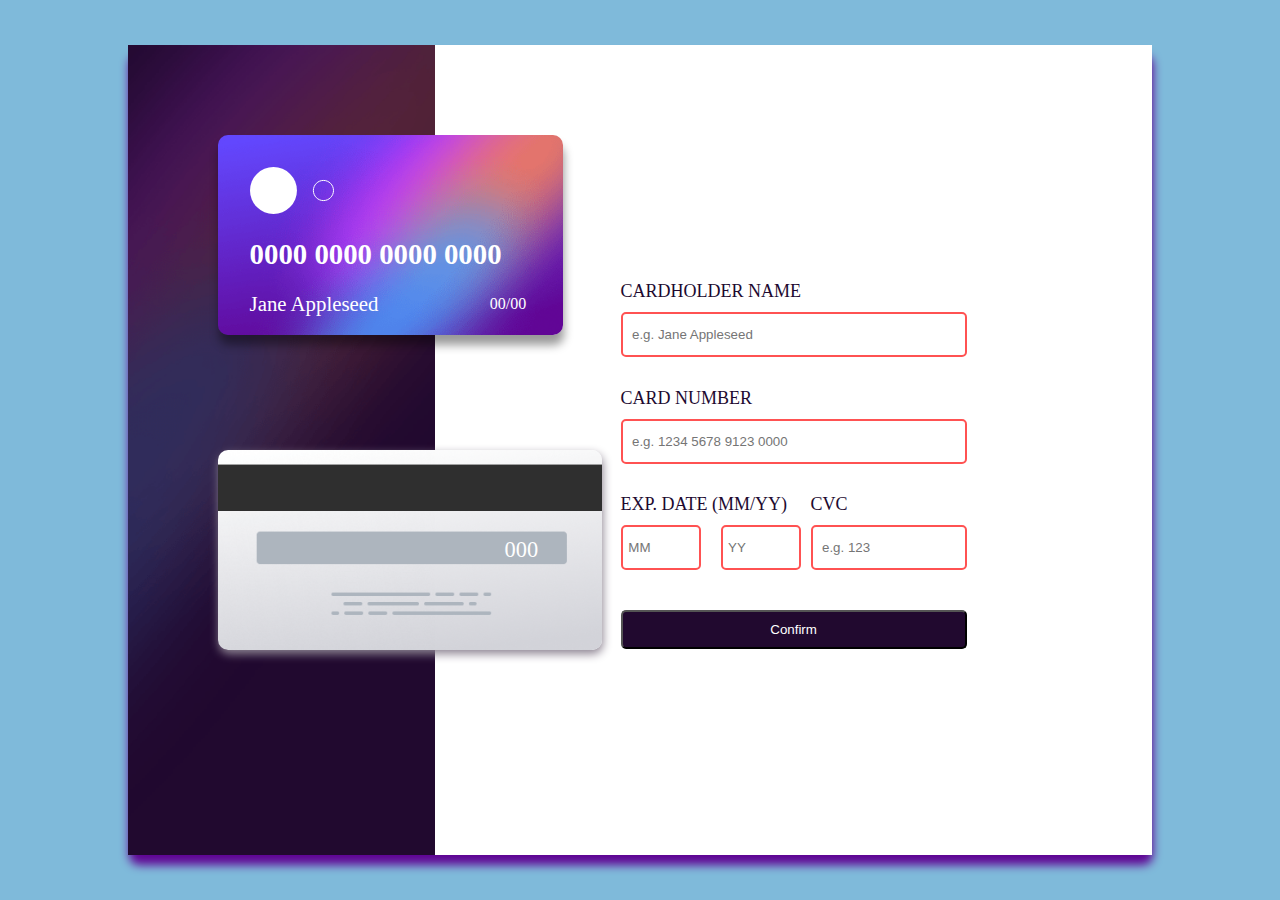
<file: index.html>
<!DOCTYPE html>
<html lang="en">
<head>
    <meta charset="UTF-8">
    <meta http-equiv="X-UA-Compatible" content="IE=edge">
    <meta name="viewport" content="width=device-width, initial-scale=1.0">
    <link rel="stylesheet" href="style.css">
    <title>CARD DETAILS</title>
</head>
<body>
    <main>
        <div class="section-1">
<div class="front">
    <img src="images/card-logo.svg" alt="">
     
    <h3 value= ""class="cNum">0000 0000 0000 0000</h3>
     <div class="nameX">
    <p class="name" value="">Jane Appleseed</p>
    <p class="expiry" >  00/00</p>
     </div>
</div>
<div class="back">
  <p class = "backt">  000 </p></div>
        </div>
        <div class="section-2">
<form action="">
 <h5> Cardholder Name</h5>
 <input  required type="text" value="" name= "name" class="input" id="name" placeholder="
  e.g. Jane Appleseed" >

 <h5> Card Number </h5>
 <input  title="Pls follow the required pattern for credit cards"  required type="text" class="input" value = ""id="cNum" placeholder="
  e.g. 1234 5678 9123 0000">

<div class="digits"> 
    <div class="content"><h5>     Exp. Date (MM/YY) </h5> <div class="sm"> 
        <input title="Pls follow the pattern requested for months" required type="number" class="inputsm" id="digq" placeholder= " MM" >
   
      <input required type="number" value="" class="inputsm" id="digs" placeholder= " YY" >
    </div>
    </div>
 <div class="contents">  <h5> CVC </h5>
 <input required type="text" value="" class="inputsl" id="cvv" placeholder="  e.g. 123">
</div>
</div>
<button id="btn">  Confirm </button>
</form>

  <!-- Completed state start -->
<div class="complete" style="display: none;">  
    <img src="images/icon-complete.svg" alt="check"> 
    <h3>  Thank you! </h3>
 <p>We've added your card details </p>
 <button id="btn-x"> Continue </button>
        </div>
    </main>
 
    <script src="script.js"></script>
</body>
</html>
</file>
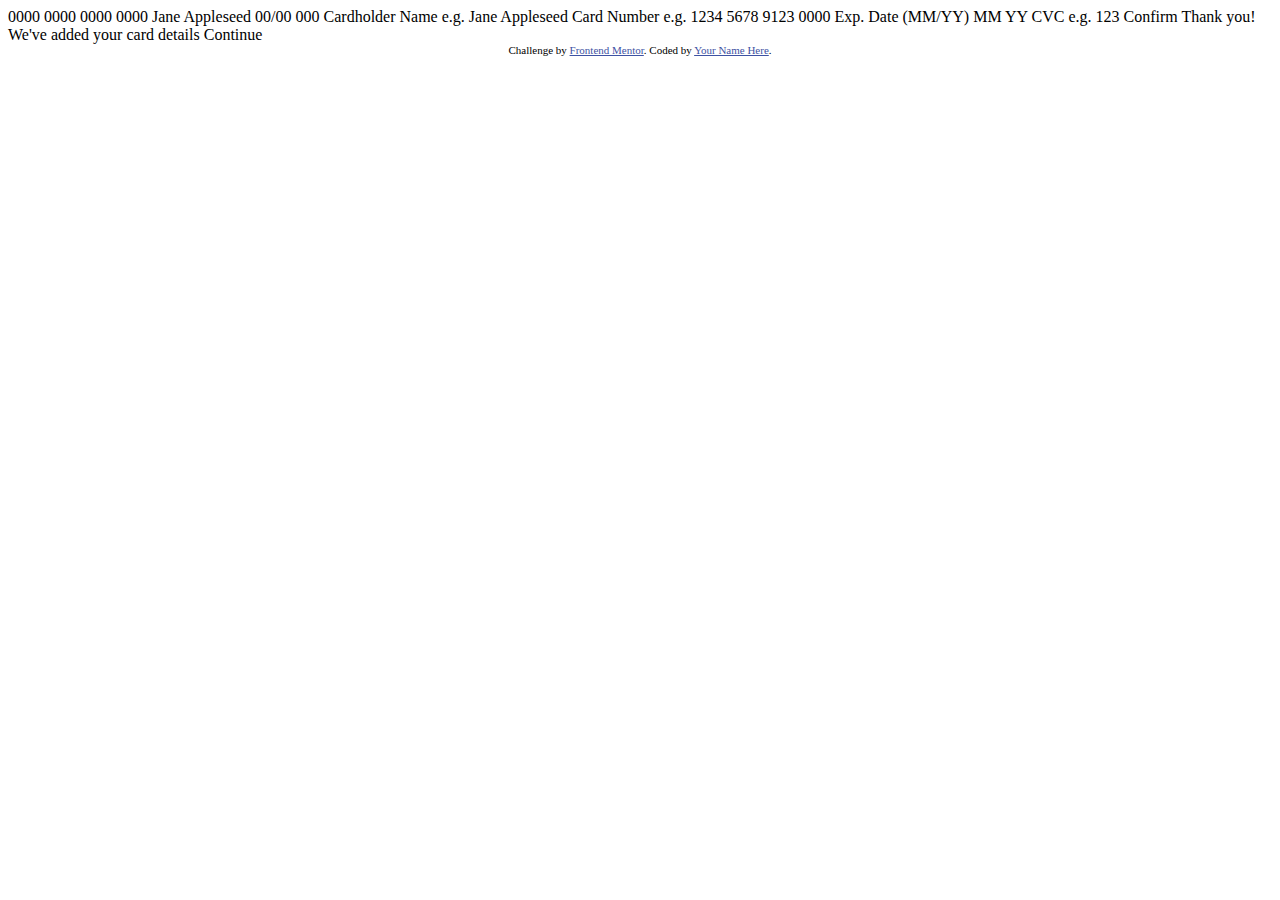
<file: interactive-card-details-form-main/index.html>
<!DOCTYPE html>
<html lang="en">
<head>
  <meta charset="UTF-8">
  <meta name="viewport" content="width=device-width, initial-scale=1.0"> <!-- displays site properly based on user's device -->

  <link rel="icon" type="image/png" sizes="32x32" href="./images/favicon-32x32.png">
  
  <title>Frontend Mentor | Interactive card details form</title>

  <!-- Feel free to remove these styles or customise in your own stylesheet 👍 -->
  <style>
    .attribution { font-size: 11px; text-align: center; }
    .attribution a { color: hsl(228, 45%, 44%); }
  </style>
</head>
<body>

  0000 0000 0000 0000
  Jane Appleseed
  00/00

  000

  Cardholder Name
  e.g. Jane Appleseed

  Card Number
  e.g. 1234 5678 9123 0000

  Exp. Date (MM/YY)
  MM
  YY

  CVC
  e.g. 123

  Confirm

  <!-- Completed state start -->

  Thank you!
  We've added your card details
  Continue
  
  <div class="attribution">
    Challenge by <a href="https://www.frontendmentor.io?ref=challenge" target="_blank">Frontend Mentor</a>. 
    Coded by <a href="#">Your Name Here</a>.
  </div>
</body>
</html>
</file>
<file: style.css>
*{
            box-sizing: border-box;
            /* max-width: 100%; */
            /* transition: all 0.3s linear 10s; */
         }
        body{
            background-color: rgb(127, 186, 218);
            height: 100vh;
            margin: 0;
            display: flex;
            justify-content: center;
            align-items: center;
            max-width: 100%;
            z-index: 1;
        }
             main{
            display: flex;
            /* flex-direction: row; */
            width: 80%;
            /* justify-content: center; */
            /* align-items: center; */
            background-color: bisque;
            height: 90%;
            border-radius: 10px;
            box-shadow: 1px 10px 10px hsla(278, 94%, 30%, 0.3);
            /* max-height: 100%; */
            z-index: 2;
        }
   .section-1{
    background: url('images/bg-main-desktop.png') no-repeat center center/cover;
    width: 30%;
z-index: 4;
   }

   .section-2{
    width: 70%;
    background-color:  hsl(0, 0%, 100%);
    padding: 2em;
    display: flex;
    justify-content: center;
    align-items: center;
    flex-direction: column;
    position: relative;
    z-index: 3;
   }
   .front{
    background: url(images/bg-card-front.png) center center;
    padding: 2em;
    position: absolute;
    background-size: cover;
    background-repeat: no-repeat;
    width: 25%;
    height: 200px;
    color: white;
    top: 15%;
    left: 14%;
    box-shadow: 1px 10px 10px rgba(0, 0, 0, 0.4);
    border-radius: 10px;
    /* position: relative; */
   }
 .cNum {
    margin-top: 20px;
    font-size: 1.8rem;
    font-weight: bolder;
    margin-bottom: 5px;
 } 
 .name{
    font-size: 1.2rem;

 }
input:invalid{
    border: solid 2px hsl(0, 100%, 66%);
}
input{
    border: solid 2px hsl(279, 6%, 55%);
}
input:valid{
    border: solid 2px hsl(278, 68%, 11%)
    ;
}
input:disabled{
    border: 2px solid hsl(279, 6%, 55%);
}
 .nameX{
    display:flex;
    flex-direction: row;
    justify-content: space-between;
    align-items: center;
 }
 .expiry{
    margin-right: 5px;
    font-size: 1rem;

 }
.back{
    background: url(images/bg-card-back.png) center center;
      padding: 2em;
    position: absolute;
    background-size: cover;
    background-repeat: no-repeat;
    width: 25%;
    height: 200px;
    color: white;
    top: 50%;
    border-radius: 10px;
    left: 20%;
    box-shadow: 1px 4px 10px rgba(142, 133, 147, 0.5);
    
}
.back  p{
   margin-top: 63px;
   margin-left: 255px ;
font-size: 1rem;
}
h5{
    color: hsl(278, 68%, 11%);
    font-size: 18px;
    font-weight: 300;
    margin-bottom: 10px;
     text-transform: uppercase;
}
.digits{
    display: flex;
    justify-content: space-evenly;
    width: 100%;
    padding: 0;
    flex-direction: row    ;
}
.inputsl{
    width:100% ;
    height: 5vh;
    border-radius: 5px;
    border: solid 2px grey ;
}
.input{
    width: 100%;
    height: 5vh;
    border-radius: 5px;
    border: solid 2px  grey;
}

.input:active, .input:focus, .inputsl:focus, .inputsl:active{
    outline: 0;
    border:solid 2px  hsl(278, 94%, 30%);
    /* border-width: 2px; */
}
.inputsm{
    width: 80px;
    height: 5vh;
    border-radius: 5px;
    border: solid 2px  grey;
    margin-left: 10px;
}

.inputsm:active, .inputsm:focus{
    outline: 0;
    border:solid 2px hsl(278, 94%, 30%);
    /* border-width: 2px; */
}
form{
    width: 50%;
    display: flex;
    flex-direction: column;
}
.content:nth-child(1){
    width: 100%;
}
.content{
    width:100% ;
    display: flex;
    flex-direction: column;
    margin-bottom: 0;
    /* padding:0 2em; */
    /* margin: 0 auto; */
}
.contents{
    width: 100%;
    padding: 0;
    margin-left: 0;
}
#btn{
    width: 100%;
    background-color: hsl(278, 68%, 11%);
    padding: 10px 50px;
    color: hsl(0, 0%, 100%);
    margin-top: 40px;
    border-radius: 5px;
}
.sm{
    display:flex;
    width: 50%;
    /* margin: 0px 0px 0px 10px; */
}
  .complete p{
            color: hsl(279, 6%, 55%);
            font-size: 20px;
            width: 100%;
            text-align: center;
        }
        .complete{
            width: 50%;
            /* display: flex; */
flex-direction: column;
        }
        .complete img{
            /* margin-left: 1rem; */
            width: 80%;
            height: 200px;
        }
        .complete #btn-x{
            width: 100%;
            font: 2.3rem;
            padding: 0.7rem 0rem;
               background-color: hsl(278, 68%, 11%);

    color: hsl(0, 0%, 100%);
    margin-top: 40px;
    border-radius: 10px; 
        }
        .complete h3{
            color: hsl(278, 68%, 11%);
            text-align: center;
            width: 100%;
        }
          
@media screen and (max-width:1440px) and (min-width:800px){
     main{
            display: flex;
            flex-direction: row;
            width: 80%;
            /* justify-content: center; */
            /* align-items: center; */
            background-color: bisque;
            height: 90%;
            border-radius: 10px;
            box-shadow: 1px 10px 10px hsl(278, 94%, 30%);
            /* max-height: 100%; */
        }
   .section-1{
    background: url(images/bg-main-desktop.png) no-repeat center center/cover;
    width: 30%;

   }

   .section-2{
    width: 70%;
    background-color:  hsl(0, 0%, 100%);
    padding: 2em;
    display: flex;
    justify-content: center;
    align-items: center;
    flex-direction: column;
   }
   .front{
    background: url(images/bg-card-front.png) center center;
    padding: 2em;
    position: absolute;
    background-size: cover;
    background-repeat: no-repeat;
    width:27%;
    height: 200px;
    color: white;
    top: 15%;
    left: 17%;
    box-shadow: 1px 10px 10px rgba(0, 0, 0, 0.4);
    border-radius: 10px;
    /* position: relative; */
   }
 .cNum {
    margin-top: 20px;
    font-size: 1.8rem;
    font-weight: bolder;
    margin-bottom: 0px;
 } 
 .name{
    font-size: 1.3rem;

 }

 .nameX{
    display:flex;
    flex-direction: row;
    justify-content: space-between;
    align-items: center;
 }
 .expiry{
    margin-right: 5px;
    font-size: 1rem;

 }
.back{
    background: url(images/bg-card-back.png) center center;
      padding: 2em;
    position: absolute;
    background-size: cover;
    background-repeat: no-repeat;
    width: 30%;
    height: 200px;
    color: white;
    top: 50%;
    border-radius: 10px;
    left: 17%;
    box-shadow: 1px 4px 10px hsl(279, 6%, 55%);
    
}
.back  p{
   margin-top: 55px;
   /* margin-left: 20rem ; */
   position: relative;
   /* background-color: red; */
   right: 0%;
   font-size: 1.4rem;

}
h5{
    color: hsl(278, 68%, 11%);
    font-size: 18px;
    font-weight: 300;
    margin-bottom: 10px;
    text-transform: uppercase;
}
.digits{
    display: flex;
    justify-content: space-evenly;
    width: 100%;
    padding: 0;
    flex-direction: row    ;
}
.inputsl{
    width:100% ;
    min-height: 5vh;
    border-radius: 5px;
    border: solid 2px grey ;
    min-width: 80px;
}
.input{
    width: 100%;
    min-height: 5vh;
    border-radius: 5px;
    border: solid 2px  grey;
}

.input:active, .input:focus, .inputsl:focus, .inputsl:active{
    outline: 0;
    border:solid 2px  hsl(278, 94%, 30%);
    /* border-width: 2px; */
}
.inputsm{
    min-width: 80px;
    min-height: 5vh;
    border-radius: 5px;
    border: solid 2px  grey;
    margin-right: 10px;
}
.inputsm:first-child{
    margin-left: 0;
}
.inputsm:active, .inputsm:focus{
    outline: 0;
    border:solid 2px hsl(278, 94%, 30%);
    /* border-width: 2px; */
}
form{
    width:53%;
    display: flex;
    flex-direction: column;
}
.content:nth-child(1){
    width: 100%;
}
.content{
    width:100% ;
    display: flex;
    flex-direction: column;
    margin-bottom: 0;
    /* padding:0 2em; */
    /* margin: 0 auto; */
}
.contents{
    width: 100%;
    padding: 0;
    margin-left: 0;
}
#btn{
    width: 100%;
    background-color: hsl(278, 68%, 11%);
    padding: 10px 50px;
    color: hsl(0, 0%, 100%);
    margin-top: 40px;
    border-radius: 5px;
}
.sm{
    display:flex;
    width: 50%;
    /* margin: 0px 0px 0px 10px; */
}
  .complete p{
            color: hsl(279, 6%, 55%);
            font-size: 14px;
            width: 70%;
            text-align: center;
        }
        .complete{
            width: 50%;
            flex-direction: column;
        }
        .complete #btn-x{
            width: 100%;
        }
        .complete h3{
            color: hsl(278, 68%, 11%);
            text-align: center;
        }
          #btn-x{
           background-color: hsl(278, 68%, 11%);

    padding: 10px 50px;

    color: hsl(0, 0%, 100%);
    margin-top: 40px;
    border-radius: 5px; 
          }
    
}


@media screen  and (max-width:1117px) and (min-width: 1026px){
                    main{
            display: flex;
            flex-direction: row;
            width: 95%;
            margin: 0 auto;
            /* justify-content: center; */
            /* align-items: center; */
            background-color: bisque;
            /* height: 90%; */
            height: 50%;
            min-height: 600px;
            border-radius: 10px;
            box-shadow: 1px 10px 10px hsl(278, 94%, 30%);
            /* max-height: 100%; */
            /* display: none; */
        }
      
   .section-1{
    background: url(images/bg-main-desktop.png) no-repeat center center/cover;
    width: 40%;

   }
   .section-2{
    width: 60%;
    background-color:  hsl(0, 0%, 100%);
    padding: 2em;
    display: flex;
    justify-content: center;
    align-items: flex-end;
    flex-direction: column;
   }
   .front{
    background: url(images/bg-card-front.png);
    padding: 2em;
    position: absolute;
    background-size: cover;
    background-repeat: no-repeat;
    width: 30%;
    height: 190px;
    color: white;
    top: 10%;
    left: 15%;
    box-shadow: 1px 10px 10px rgba(0, 0, 0, 0.2);
    border-radius: 10px;
    /* position: relative; */
   }
   .front img{
    width: 70px;
    height: 40px;
    margin-top: -5px;
    margin-left: -5px;
   }
 .cNum {
    margin-top: 20px;
    font-size: 1.7rem;
    font-weight: bolder;
    margin-bottom: 10px;
    width: 100%;
 } 
 .name{
    font-size: 1.3rem;
margin-top: 10px;
 }

 .nameX{
    display:flex;
    flex-direction: row;
    justify-content: space-between;
    align-items: center;
    margin-top: -5px;
 }
 .expiry{
    margin-right: 5px;
font-size: 1.2rem;
 }
.back{
    background: url(images/bg-card-back.png) center center;
      padding: 2em;
    position: absolute;
    background-size: cover;
    background-repeat: no-repeat;
    width: 30%;
    height: 190px;
    color: white;
    top: 55%;
    border-radius: 10px;
    left: 17%;
    box-shadow: 1px 4px 10px hsl(279, 6%, 55%);
    
}
 
.back  p{
   margin-top: 40px;
   position: relative;
   top: 7%;
   right: 10%;
   /* background-color: red; */
   margin-right: 0rem;
   /* display: none; */
color: white;
}
h5{
    color: hsl(278, 68%, 11%);
    font-size: 14px;
    font-weight: 300;
    margin-bottom: 10px;
}
.digits{
    display: flex;
    justify-content: space-evenly;
    width: 100%;
    padding: 0;
    flex-direction: row    ;
}
.inputsl{
    width:100% ;
    height: 5vh;
    border-radius: 5px;
    border: solid 2px grey ;
}
.input{
    width: 100%;
    min-height: 5vh;
    border-radius: 5px;
    border: solid 2px  grey;
}

.input:active, .input:focus, .inputsl:focus, .inputsl:active{
    outline: 0;
    border:solid 2px  hsl(278, 94%, 30%);
    /* border-width: 2px; */
}
.inputsm{
    min-width: 80px;
    min-height: 3vh;
    border-radius: 5px;
    border: solid 2px  grey;
    margin-right: 10px;
}

.inputsm:first-child{
    margin-left: 0;
}
.inputsm:active, .inputsm:focus{
    outline: 0;
    border:solid 2px hsl(278, 94%, 30%);
    /* border-width: 2px; */
}
form{
    width: 70%;
    display: flex;
    flex-direction: column;
}
.content:nth-child(1){
    width: 100%;
}
button{
    cursor: pointer;
}
.content{
    width:100% ;
    display: flex;
    flex-direction: column;
    margin-bottom: 0;
    /* padding:0 2em; */
    /* margin: 0 auto; */
}
.contents{
    width: 100%;
    padding: 0;
    margin-left: 0;
}
#btn{
    width: 100%;
    background-color: hsl(278, 68%, 11%);
    padding: 10px 50px;
    color: hsl(0, 0%, 100%);
    margin-top: 40px;
    border-radius: 5px;
}
.sm{
    display:flex;
    width: 50%;
    /* margin: 0px 0px 0px 10px; */
}
  .complete p{
            color: hsl(279, 6%, 55%);
            font-size: 14px;
            width: 70%;
            text-align: center;
        }
        .complete{
            width: 50%;
        }
        .complete #btn-x{
            width: 100%;
        }
        .complete h3{
            color: hsl(278, 68%, 11%);
            text-align: center;
        }
          #btn-x{
           background-color: hsl(278, 68%, 11%);

    padding: 10px 50px;

    color: hsl(0, 0%, 100%);
    margin-top: 40px;
    border-radius: 5px; 
          }
        }
        

@media screen  and (max-width:1024px) and (min-width: 802px){
                    main{
            display: flex;
            flex-direction: row;
            width: 95%;
            margin: 0 auto;
            /* justify-content: center; */
            /* align-items: center; */
            background-color: bisque;
            /* height: 90%; */
            height: 50%;
            min-height: 600px;
            border-radius: 10px;
            box-shadow: 1px 10px 10px hsl(278, 94%, 30%);
            /* max-height: 100%; */
            /* display: none; */
        }
      
   .section-1{
    background: url(images/bg-main-desktop.png) no-repeat center center/cover;
    width: 40%;

   }
   .section-2{
    width: 60%;
    background-color:  hsl(0, 0%, 100%);
    padding: 2em;
    display: flex;
    justify-content: center;
    align-items: flex-end;
    flex-direction: column;
   }
   .front{
    background: url(images/bg-card-front.png);
    padding: 2em;
    position: absolute;
    background-size: cover;
    background-repeat: no-repeat;
    width: 36%;
    height: 180px;
    color: white;
    top: 30%;
    left: 20%;
    box-shadow: 1px 10px 10px rgba(0, 0, 0, 0.5);
    border-radius: 10px;
    /* position: relative; */
   }
   .front img{
    width: 70px;
    height: 40px;
    margin-top: -5px;
    margin-left: -5px;
   }
 .cNum {
    margin-top: 20px;
    font-size: 1.45rem;
    font-weight: bolder;
    margin-bottom: 10px;
    width: 100%;
 } 
 .name{
    font-size: 1.2rem;
margin-top: 10px;
 }

 .nameX{
    display:flex;
    flex-direction: row;
    justify-content: space-between;
    align-items: center;
    margin-top: -5px;
 }
 .expiry{
    margin-right: 5px;
font-size: 1.2rem;
 }
.back{
    background: url(images/bg-card-back.png) center center;
      padding: 2em;
    position: absolute;
    background-size: cover;
    background-repeat: no-repeat;
    width: 36%;
    height: 180px;
    color: white;
    top: 55%;
    border-radius: 10px;
    left: 20%;
    box-shadow: 1px 4px 10px hsl(279, 6%, 55%);
    
}
.back  p{
   margin-top: 45px;
   position: static;
   right: 50%;
   max-width: 100%;
     margin-left: 13.5rem;
   margin-right:0rem;
color: white;
}

h5{
    color: hsl(278, 68%, 11%);
    font-size: 14px;
    font-weight: 300;
    margin-bottom: 10px;
}
.digits{
    display: flex;
    justify-content: space-evenly;
    width: 100%;
    padding: 0;
    flex-direction: row    ;
}
.inputsl{
    width:100% ;
    height: 5vh;
    border-radius: 5px;
    border: solid 2px grey ;
}
.input{
    width: 100%;
    min-height: 5vh;
    border-radius: 5px;
    border: solid 2px  grey;
}

.input:active, .input:focus, .inputsl:focus, .inputsl:active{
    outline: 0;
    border:solid 2px  hsl(278, 94%, 30%);
    /* border-width: 2px; */
}
.inputsm{
    min-width: 80px;
    min-height: 3vh;
    border-radius: 5px;
    border: solid 2px  grey;
    margin-right: 10px;
}

.inputsm:first-child{
    margin-left: 0;
}
.inputsm:active, .inputsm:focus{
    outline: 0;
    border:solid 2px hsl(278, 94%, 30%);
    /* border-width: 2px; */
}
form{
    width: 70%;
    display: flex;
    flex-direction: column;
}
.content:nth-child(1){
    width: 100%;
}
button{
    cursor: pointer;
}
.content{
    width:100% ;
    display: flex;
    flex-direction: column;
    margin-bottom: 0;
    /* padding:0 2em; */
    /* margin: 0 auto; */
}
.contents{
    width: 100%;
    padding: 0;
    margin-left: 0;
}
#btn{
    width: 100%;
    background-color: hsl(278, 68%, 11%);
    padding: 10px 50px;
    color: hsl(0, 0%, 100%);
    margin-top: 40px;
    border-radius: 5px;
}
.sm{
    display:flex;
    width: 50%;
    /* margin: 0px 0px 0px 10px; */
}
  .complete p{
            color: hsl(279, 6%, 55%);
            font-size: 14px;
            width: 70%;
            text-align: center;
        }
        .complete{
            width: 50%;
        }
        .complete #btn-x{
            width: 100%;
        }
        .complete h3{
            color: hsl(278, 68%, 11%);
            text-align: center;
        }
          #btn-x{
           background-color: hsl(278, 68%, 11%);

    padding: 10px 50px;

    color: hsl(0, 0%, 100%);
    margin-top: 40px;
    border-radius: 5px; 
          }
        }


@media screen  and (max-width:801px) and (min-width: 602px){
                    main{
            display: flex;
            flex-direction: row;
            width: 95%;
            margin: 0 auto;
            /* justify-content: center; */
            /* align-items: center; */
            background-color: bisque;
            /* height: 90%; */
            height: 50%;
            min-height: 600px;
            border-radius: 10px;
            box-shadow: 1px 10px 10px hsl(278, 94%, 30%);
            /* max-height: 100%; */
            /* display: none; */
        }
      
   .section-1{
    background: url(images/bg-main-desktop.png) no-repeat center center/cover;
    width: 40%;

   }
   .section-2{
    width: 60%;
    background-color:  hsl(0, 0%, 100%);
    padding: 2em;
    display: flex;
    justify-content: center;
    align-items: flex-end;
    flex-direction: column;
   }
   .front{
    background: url(images/bg-card-front.png);
    padding: 2em;
    position: absolute;
    background-size: cover;
    background-repeat: no-repeat;
    width: 36%;
    height: 170px;
    color: white;
    top: 30%;
    left: 20%;
    box-shadow: 1px 10px 10px rgba(0, 0, 0, 0.5);
    border-radius: 10px;
    /* position: relative; */
   }
   .front img{
    width: 70px;
    height: 40px;
    margin-top: -5px;
    margin-left: -5px;
   }
 .cNum {
    margin-top: 20px;
    font-size: 1.45rem;
    font-weight: bolder;
    margin-bottom: 10px;
    width: 100%;
 } 
 .name{
    font-size: 1.2rem;
margin-top: 10px;
 }

 .nameX{
    display:flex;
    flex-direction: row;
    justify-content: space-between;
    align-items: center;
    margin-top: -5px;
 }
 .expiry{
    margin-right: 5px;
font-size: 1.2rem;
 }
.back{
    background: url(images/bg-card-back.png) center center;
      padding: 2em;
    position: absolute;
    background-size: cover;
    background-repeat: no-repeat;
    width: 36%;
    height: 170px;
    color: white;
    top: 55%;
    border-radius: 10px;
    left: 20%;
    box-shadow: 1px 4px 10px hsl(279, 6%, 55%);
    
}
.back  p{
   margin-top: 43px;
   position: relative;
   right: 53%;
   /* background-color: red; */
   margin-right: 0rem;
   /* display: none; */
/* color: pink; */
}
h5{
    color: hsl(278, 68%, 11%);
    font-size: 14px;
    font-weight: 300;
    margin-bottom: 10px;
}
.digits{
    display: flex;
    justify-content: space-evenly;
    width: 100%;
    padding: 0;
    flex-direction: row    ;
}
.inputsl{
    width:100% ;
    height: 5vh;
    border-radius: 5px;
    border: solid 2px grey ;
}
.input{
    width: 100%;
    min-height: 5vh;
    border-radius: 5px;
    border: solid 2px  grey;
}

.input:active, .input:focus, .inputsl:focus, .inputsl:active{
    outline: 0;
    border:solid 2px  hsl(278, 94%, 30%);
    /* border-width: 2px; */
}
.inputsm{
    min-width: 80px;
    min-height: 3vh;
    border-radius: 5px;
    border: solid 2px  grey;
    margin-right: 10px;
}

.inputsm:first-child{
    margin-left: 0;
}
.inputsm:active, .inputsm:focus{
    outline: 0;
    border:solid 2px hsl(278, 94%, 30%);
    /* border-width: 2px; */
}
form{
    width: 70%;
    display: flex;
    flex-direction: column;
}
.content:nth-child(1){
    width: 100%;
}
button{
    cursor: pointer;
}
.content{
    width:100% ;
    display: flex;
    flex-direction: column;
    margin-bottom: 0;
    /* padding:0 2em; */
    /* margin: 0 auto; */
}
.contents{
    width: 100%;
    padding: 0;
    margin-left: 0;
}
#btn{
    width: 100%;
    background-color: hsl(278, 68%, 11%);
    padding: 10px 50px;
    color: hsl(0, 0%, 100%);
    margin-top: 40px;
    border-radius: 5px;
}
.sm{
    display:flex;
    width: 50%;
    /* margin: 0px 0px 0px 10px; */
}
  .complete p{
            color: hsl(279, 6%, 55%);
            font-size: 14px;
            width: 70%;
            text-align: center;
        }
        .complete{
            width: 50%;
        }
        .complete #btn-x{
            width: 100%;
        }
        .complete h3{
            color: hsl(278, 68%, 11%);
            text-align: center;
        }
          #btn-x{
           background-color: hsl(278, 68%, 11%);

    padding: 10px 50px;

    color: hsl(0, 0%, 100%);
    margin-top: 40px;
    border-radius: 5px; 
          }
        }

@media screen  and (max-width: 770px) and (min-width: 601px) {
    
.back  p{
   margin-top: 43px;
   position: relative;
   right: 30%;
   /* background-color: red; */
   margin-right: 0rem;
   /* display: none; */
/* color: pink; */
}
}



 @media screen  and (max-width: 600px) and (min-width: 396px){
                    main{
            display: flex;
            flex-direction:column;
            width: 100%;
            /* justify-content: center; */
            /* align-items: center; */
            background-color: bisque;
            height: 100%;
            min-height: 100vh;
            border-radius: 10px;
            box-shadow: 1px 10px 10px hsl(278, 94%, 30%);
            /* max-height: 100%; */
        }
   .section-1{
    background: url(images/bg-main-mobile.png) no-repeat center center/cover;
    width: 100%;
    height: 40%;
    min-height: 40vh;
   }
   .section-2{
    width: 100%;
    background-color:  hsl(0, 0%, 100%);
    padding: 2em;
    display: flex;
    justify-content: center;
    align-items: center;
    flex-direction: column;
    height: 60%;
    min-height: 70vh;
   }
   .front{
    background: url(images/bg-card-front.png);
    /* padding: 2em; */
    position: absolute;
    background-size: cover;
    background-repeat: no-repeat;
    width: 85vw;
    height: 200px;
    color: white;
    top: 20%;
    left: 2%;
    z-index: 2;
    box-shadow: 1px 10px 10px rgba(0, 0, 0, 0.1);
    border-radius: 10px;
    /* position: relative; */
   }
   .front img{
    width: 70px;
    height: 40px;
    margin-top: -10px;
    margin-left: -10px;
   }
 .cNum {
    margin-top: 25px;
    font-size: 1.8rem;
    font-weight: bolder;
    margin-bottom: 7px;
    width: 100%;
 } 
 .name{
    font-size: 1.4rem;
margin-top: 15px;
 }

 .nameX{
    display:flex;
    flex-direction: row;
    justify-content: space-between;
    align-items: center;
    margin-top: -5px;
    width: 100%;
 }
 .expiry{
    margin-right: 8px;
font-size: 1.4rem;
 }
.back{
    background: url(images/bg-card-back.png) center center;
      padding: 2em;
    position: absolute;
    background-size: cover;
    background-repeat: no-repeat;
    width: 85vw;
    height: 190px;
    color: white;
    top: 4.5%;
    z-index: 1;
    border-radius: 10px;
    left: 15%;
    box-shadow: 1px 4px 10px rgba(142, 133, 147, 0.5);
    
}
.back  p{
   margin-top: 55px;
   margin-right: 0rem;
   text-shadow:  rgb(112, 24, 39);
   font-size: 1.3rem;
      margin-left: 15rem ;
/* color: pink; */
}

h5{
    color: hsl(278, 68%, 11%);
    font-size: 20px;
    font-weight: 300;
    margin-bottom: 10px;
}
.digits{
    display: flex;
    justify-content: space-evenly;
    width: 100%;
    padding: 0;
    flex-direction: row ;
}
.inputsl{
    width:100% ;
    min-width: 80px;
    height: 5vh;
    border-radius: 5px;
    /* display: none; */
    border: solid 2px grey ;
}
.input{
    width: 100%;
    height: 6vh;
    border-radius: 5px;
    border: solid 2px  grey;
}
input::placeholder{
    font-size: 1rem;
}
.input:active, .input:focus, .inputsl:focus, .inputsl:active{
    outline: 0;
    border:solid 2px  hsl(278, 94%, 30%);
    /* border-width: 2px; */
}
.inputsm{
min-width: 80px;
    height: 5vh;
    border-radius: 5px;
    border: solid 2px  grey;
    margin-right: 10px;
        /* display: none; */
}
.inputsm:first-child{
    margin-left: 0;
}
.inputsm:active, .inputsm:focus{
    outline: 0;
    border:solid 2px hsl(278, 94%, 30%);
    /* border-width: 2px; */

}
form{
    width: 100%;
    display: flex;
    /* background-color: red; */
    margin-top: 0px;
    margin-left: 0px ;
    flex-direction: column;
}
.content:nth-child(1){
    width: 100%;
}
.content{
    width:100% ;
    display: flex;
    flex-direction: column;
    margin-bottom: 0;
    /* display: none; */
    /* padding:0 2em; */
    /* margin: 0 auto; */
}
.contents{
    width: 100%;
    padding: 0;
    margin-left: 0;
}
#btn{
    width: 100%;
    background-color: hsl(278, 68%, 11%);
    padding: 10px 50px;
    color: hsl(0, 0%, 100%);
    margin-top: 50px;
    border-radius: 10px;
    cursor: pointer;
}
.sm{
    display:flex;
    width: 50%;
    /* display: none; */
    /* margin: 0px 0px 0px 10px; */
}
  .complete p{
            color: hsl(279, 6%, 55%);
            font-size: 18px;
            width: 100%;
            /* width: 70%; */
            text-align: center;
            margin-bottom: 10px;
        }
        .complete{
            margin-top: 40px;
            width: 100%;
         /* position: relative; */
            flex-direction: column;
            justify-content: center;
            align-items: center;
        }
        .complete #btn-x{
            width: 70%;
        }
        .complete img{
            height: 150px;
            width: 150px;
            margin-left: 0px;
            margin-top: 10px;
            /* position: absolute; */
        }
        .complete h3{
            color: hsl(278, 68%, 11%);
            text-align: center;
            font-size: 25px;
            margin-bottom: 5px;
        }
          #btn-x{
           background-color: hsl(278, 68%, 11%);

    padding: 20px 50px;

    color: hsl(0, 0%, 100%);
    margin-top: 40px;
    border-radius: 5px; 
          }
        }



           @media screen  and (max-width: 395px) and (min-width: 365px){
                    main{
            display: flex;
            flex-direction:column;
            width: 100%;
            /* justify-content: center; */
            /* align-items: center; */
            background-color: bisque;
            height: 100%;
            min-height: 100vh;
            border-radius: 10px;
background-color:hsl(0, 0%, 100%);
            box-shadow: 1px 10px 10px hsl(278, 94%, 30%);
            /* max-height: 100%; */
        }
   .section-1{
    background: url(images/bg-main-mobile.png) no-repeat center center/cover;
    width: 100%;
    height: 40%;
    min-height: 40vh;
   }
   .section-2{
    width: 100%;
    background-color:  hsl(0, 0%, 100%);
    padding: 2em;
    display: flex;
    justify-content: center;
    align-items: center;
    flex-direction: column;
    height: 60%;
    min-height: 75vh;
   }
   .front{
    background: url(images/bg-card-front.png);
    /* padding: 2em; */
    position: absolute;
    background-size: cover;
    background-repeat: no-repeat;
    width: 90vw;
    height: 200px;
    color: white;
    top: 20%;
    left: 2%;
    z-index: 2;
    box-shadow: 1px 10px 10px rgba(0, 0, 0, 0.1);
    border-radius: 10px;
    /* position: relative; */
   }
   .front img{
    width: 70px;
    height: 40px;
    margin-top: -10px;
    margin-left: -10px;
   }
 .cNum {
    margin-top: 25px;
    font-size: 1.5rem;
    font-weight: bolder;
    margin-bottom: 7px;
    width: 100%;
 } 
 .name{
    font-size: 1.4rem;
margin-top: 15px;
 }

 .nameX{
    display:flex;
    flex-direction: row;
    justify-content: space-between;
    align-items: center;
    margin-top: -5px;
    width: 100%;
 }
 .expiry{
    margin-right: 8px;
font-size: 1.4rem;
 }
.back{
    background: url(images/bg-card-back.png) center center;
      padding: 2em;
    position: absolute;
    background-size: cover;
    background-repeat: no-repeat;
    width: 90vw;
    height: 190px;
    color: white;
    top: 2%;
    z-index: 1;
    border-radius: 10px;
    left: 10%;
    box-shadow: 1px 4px 10px rgba(142, 133, 147, 0.5);
    
}
.back  p{
   margin-top: 70px;
   margin-right: 0rem;
   text-shadow:  rgb(112, 24, 39);
   font-size: 1.3rem;
   position: absolute;
   top: 7%;
right: 14%;
/* color: pink; */
}
h5{
    color: hsl(278, 68%, 11%);
    font-size: 18px;
    font-weight: 300;
    margin-bottom: 10px;
}
.digits{
    display: flex;
    justify-content: space-evenly;
    width: 100%;
    padding: 0;
    flex-direction: row ;
}
.inputsl{
    width:100% ;
    min-width: 80px;
    min-height: 5vh;
    border-radius: 5px;
    /* display: none; */
    border: solid 2px grey ;
}
.input{
    width: 100%;
    min-height: 6vh;
    border-radius: 5px;
    border: solid 2px  grey;
}
input::placeholder{
    font-size: 1rem;
}
.input:active, .input:focus, .inputsl:focus, .inputsl:active{
    outline: 0;
    border:solid 2px  hsl(278, 94%, 30%);
    /* border-width: 2px; */
}
.inputsm{
min-width: 80px;
    min-height: 5vh;
    border-radius: 5px;
    border: solid 2px  grey;
    margin-right: 10px;
        /* display: none; */
}
.inputsm:first-child{
    margin-left: 0;
}
.inputsm:active, .inputsm:focus{
    outline: 0;
    border:solid 2px hsl(278, 94%, 30%);
    /* border-width: 2px; */

}
form{
    width: 100%;
    display: flex;
    /* background-color: red; */
    margin-top: 30px;
    margin-left: 0px ;
    flex-direction: column;
}
.content:nth-child(1){
    width: 100%;
}
.content{
    width:100% ;
    display: flex;
    flex-direction: column;
    margin-bottom: 0;
    /* display: none; */
    /* padding:0 2em; */
    /* margin: 0 auto; */
}
.contents{
    width: 100%;
    padding: 0;
    margin-left: 0;
}
#btn{
    width: 100%;
    background-color: hsl(278, 68%, 11%);
    padding: 10px 50px;
    color: hsl(0, 0%, 100%);
    margin-top: 50px;
    border-radius: 10px;
    cursor: pointer;
}
.sm{
    display:flex;
    width: 50%;
    /* display: none; */
    /* margin: 0px 0px 0px 10px; */
}
  .complete p{
            color: hsl(279, 6%, 55%);
            font-size: 18px;
            width: 100%;
            /* width: 70%; */
            text-align: center;
            margin-bottom: 10px;
        }
        .complete{
            margin-top: 40px;
            width: 100%;
         /* position: relative; */
            flex-direction: column;
            justify-content: center;
            align-items: center;
        }
        .complete #btn-x{
            width: 70%;
        }
        .complete img{
            height: 150px;
            width: 150px;
            margin-left: 0px;
            margin-top: 10px;
            /* position: absolute; */
        }
        .complete h3{
            color: hsl(278, 68%, 11%);
            text-align: center;
            font-size: 25px;
            margin-bottom: 5px;
        }
          #btn-x{
           background-color: hsl(278, 68%, 11%);

    padding: 20px 50px;

    color: hsl(0, 0%, 100%);
    margin-top: 40px;
    border-radius: 5px; 
          }
        }







         @media screen  and (max-width: 364px) and (min-width: 323px){
                    main{
            display: flex;
            flex-direction:column;
            width: 100%;
            /* justify-content: center; */
            /* align-items: center; */
            background-color: bisque;
            height: 100%;
            min-height: 100vh;
            border-radius: 10px;
background-color:hsl(0, 0%, 100%);
            box-shadow: 1px 10px 10px hsl(278, 94%, 30%);
            /* max-height: 100%; */
        }
   .section-1{
    background: url(images/bg-main-mobile.png) no-repeat center center/cover;
    width: 100%;
    height: 40%;
    min-height: 40vh;
   }
   .section-2{
    width: 100%;
    background-color:  hsl(0, 0%, 100%);
    padding: 2em;
    display: flex;
    justify-content: center;
    align-items: center;
    flex-direction: column;
    height: 60%;
    min-height: 75vh;
   }
   .front{
    background: url(images/bg-card-front.png);
    /* padding: 2em; */
    position: absolute;
    background-size: cover;
    background-repeat: no-repeat;
    width: 90vw;
    height: 200px;
    color: white;
    top: 20%;
    left: 2%;
    z-index: 2;
    box-shadow: 1px 10px 10px rgba(0, 0, 0, 0.1);
    border-radius: 10px;
    /* position: relative; */
   }
   .front img{
    width: 70px;
    height: 40px;
    margin-top: -10px;
    margin-left: -10px;
   }
 .cNum {
    margin-top: 25px;
    font-size: 1.4rem;
    font-weight: bolder;
    margin-bottom: 7px;
    width: 100%;
 } 
 .name{
    font-size: 1.4rem;
margin-top: 15px;
 }

 .nameX{
    display:flex;
    flex-direction: row;
    justify-content: space-between;
    align-items: center;
    margin-top: -5px;
    width: 100%;
 }
 .expiry{
    margin-right: 8px;
font-size: 1.4rem;
 }
.back{
    background: url(images/bg-card-back.png) center center;
      padding: 2em;
    position: absolute;
    background-size: cover;
    background-repeat: no-repeat;
    width: 90vw;
    height: 190px;
    color: white;
    top: 2%;
    z-index: 1;
    border-radius: 10px;
    left: 10%;
    box-shadow: 1px 4px 10px rgba(142, 133, 147, 0.5);
    
}
.back  p{
   margin-top: 60px;
   margin-right: 0rem;
   text-shadow:  rgb(112, 24, 39);
   font-size: 1.3rem;
    position: absolute;
   top:  13%;
right: 10%;
/* color: pink; */
}


h5{
    color: hsl(278, 68%, 11%);
    font-size: 18px;
    font-weight: 300;
    margin-bottom: 10px;
}
.digits{
    display: flex;
    justify-content: space-evenly;
    width: 100%;
    padding: 0;
    flex-direction: row ;
}
.inputsl{
    width:100% ;
    min-width: 80px;
    min-height: 5vh;
    border-radius: 5px;
    /* display: none; */
    border: solid 2px grey ;
}
.input{
    width: 100%;
    min-height: 6vh;
    border-radius: 5px;
    border: solid 2px  grey;
}
input::placeholder{
    font-size: 1rem;
}
.input:active, .input:focus, .inputsl:focus, .inputsl:active{
    outline: 0;
    border:solid 2px  hsl(278, 94%, 30%);
    /* border-width: 2px; */
}
.inputsm{
min-width: 80px;
    min-height: 5vh;
    border-radius: 5px;
    border: solid 2px  grey;
    margin-right: 10px;
        /* display: none; */
}
.inputsm:first-child{
    margin-left: 0;
}
.inputsm:active, .inputsm:focus{
    outline: 0;
    border:solid 2px hsl(278, 94%, 30%);
    /* border-width: 2px; */

}
form{
    width: 100%;
    display: flex;
    /* background-color: red; */
    margin-top: 30px;
    margin-left: 0px ;
    flex-direction: column;
}
.content:nth-child(1){
    width: 100%;
}
.content{
    width:100% ;
    display: flex;
    flex-direction: column;
    margin-bottom: 0;
    /* display: none; */
    /* padding:0 2em; */
    /* margin: 0 auto; */
}
.contents{
    width: 100%;
    padding: 0;
    margin-left: 0;
}
#btn{
    width: 100%;
    background-color: hsl(278, 68%, 11%);
    padding: 10px 50px;
    color: hsl(0, 0%, 100%);
    margin-top: 50px;
    border-radius: 10px;
    cursor: pointer;
}
.sm{
    display:flex;
    width: 50%;
    /* display: none; */
    /* margin: 0px 0px 0px 10px; */
}
  .complete p{
            color: hsl(279, 6%, 55%);
            font-size: 18px;
            width: 100%;
            /* width: 70%; */
            text-align: center;
            margin-bottom: 10px;
        }
        .complete{
            margin-top: 40px;
            width: 100%;
         /* position: relative; */
            flex-direction: column;
            justify-content: center;
            align-items: center;
        }
        .complete #btn-x{
            width: 70%;
        }
        .complete img{
            height: 150px;
            width: 150px;
            margin-left: 0px;
            margin-top: 10px;
            /* position: absolute; */
        }
        .complete h3{
            color: hsl(278, 68%, 11%);
            text-align: center;
            font-size: 25px;
            margin-bottom: 5px;
        }
          #btn-x{
           background-color: hsl(278, 68%, 11%);

    padding: 20px 50px;

    color: hsl(0, 0%, 100%);
    margin-top: 40px;
    border-radius: 5px; 
          }
        }




   
            @media screen  and (max-width: 322px) and (min-width: 190px){
                    main{
            display: flex;
            flex-direction:column;
            width: 100%;
            /* justify-content: center; */
            /* align-items: center; */
            background-color: bisque;
            height: 100%;
            min-height: 100vh;
            border-radius: 10px;
            box-shadow: 1px 10px 10px hsl(278, 94%, 30%);
            /* max-height: 100%; */
        }
   .section-1{
    background: url(images/bg-main-mobile.png) no-repeat center center/cover;
    width: 100%;
    height: 40%;
    min-height: 40vh;
   }
   .section-2{
    width: 100%;
    background-color:  hsl(0, 0%, 100%);
    padding: 2em;
    display: flex;
    justify-content: center;
    align-items: center;
    flex-direction: column;
    height: 60%;
    min-height: 80vh;
   }
   .front{
    background: url(images/bg-card-front.png);
    /* padding: 2em; */
    position: absolute;
    background-size: cover;
    background-repeat: no-repeat;
    width: 80vw;
    height: 150px;
    color: white;
    top: 18%;
    left: 2%;
    z-index: 2;
    box-shadow: 1px 10px 10px rgba(0, 0, 0, 0.1);
    border-radius: 10px;
    /* position: relative; */
   }
   .front img{
    width: 40px;
    height: 25px;
    margin-top: -10px;
    margin-left: -10px;
   }
 .cNum {
    margin-top: 25px;
    font-size: 1.2rem;
    font-weight: bolder;
    margin-bottom: 10px;
    width: 100%;
 } 
 .name{
    font-size: 0.9rem;
margin-top: 5px;
 }

 .nameX{
    display:flex;
    flex-direction: row;
    justify-content: space-between;
    align-items: center;
    margin-top: -5px;
    width: 100%;
 }
 .expiry{
    margin-right: 8px;
font-size: 0.9rem;
 }
.back{
    background: url(images/bg-card-back.png) center center;
      padding: 2em;
    position: absolute;
    background-size: cover;
    background-repeat: no-repeat;
    width: 80vw;
    height: 130px;
    color: white;
    top: 2%;
    z-index: 1;
    border-radius: 10px;
    left: 17%;
    box-shadow: 1px 4px 10px hsl(279, 6%, 55%);
    
}
.back  p{
   margin-top: 45px;
   margin-right: 0rem;
   text-shadow:  rgb(112, 24, 39);
/* color: pink; */

position: absolute;
   top: 9%;
right: 14%;
}
h5{
    color: hsl(278, 68%, 11%);
    font-size: 14px;
    font-weight: 300;
    margin-bottom: 10px;
}
.digits{
    display: flex;
    justify-content: space-evenly;
    width: 100%;
    padding: 0;
    flex-direction: row    ;
}
.inputsl{
    width:100% ;
    min-width: 80px;
    height: 5vh;
    border-radius: 5px;
    /* display: none; */
    border: solid 2px grey ;
}
.input{
    width: 100%;
    height: 6vh;
    border-radius: 5px;
    border: solid 2px  grey;
}

.input:active, .input:focus, .inputsl:focus, .inputsl:active{
    outline: 0;
    border:solid 2px  hsl(278, 94%, 30%);
    /* border-width: 2px; */
}
.inputsm{
min-width: 80px;
    height: 5vh;
    border-radius: 5px;
    border: solid 2px  grey;
    margin-right: 10px;
        /* display: none; */
}
.inputsm:first-child{
    margin-left: 0;
}
.inputsm:active, .inputsm:focus{
    outline: 0;
    border:solid 2px hsl(278, 94%, 30%);
    /* border-width: 2px; */

}
form{
    width: 100%;
    display: flex;
    /* background-color: red; */
    margin-top: 30px;
    margin-left: 0px ;
    flex-direction: column;
}
.content:nth-child(1){
    width: 100%;
}
.content{
    width:100% ;
    display: flex;
    flex-direction: column;
    margin-bottom: 0;
    /* display: none; */
    /* padding:0 2em; */
    /* margin: 0 auto; */
}
.contents{
    width: 100%;
    padding: 0;
    margin-left: 0;
}
#btn{
    width: 100%;
    background-color: hsl(278, 68%, 11%);
    padding: 10px 50px;
    color: hsl(0, 0%, 100%);
    margin-top: 30px;
    border-radius: 10px;
    cursor: pointer;
}
.sm{
    display:flex;
    width: 50%;
    /* display: none; */
    /* margin: 0px 0px 0px 10px; */
}
  .complete p{
            color: hsl(279, 6%, 55%);
            font-size: 18px;
            width: 100%;
            /* width: 70%; */
            text-align: center;
            margin-bottom: 10px;
        }
        .complete{
            margin-top: 40px;
            width: 100%;
         /* position: relative; */
            flex-direction: column;
            justify-content: center;
            align-items: center;
        }
        .complete #btn-x{
            width: 70%;
        }
        .complete img{
            height: 150px;
            width: 150px;
            margin-left: 0px;
            margin-top: 10px;
            /* position: absolute; */
        }
        .complete h3{
            color: hsl(278, 68%, 11%);
            text-align: center;
            font-size: 25px;
            margin-bottom: 5px;
        }
          #btn-x{
           background-color: hsl(278, 68%, 11%);

    padding: 10px 50px;

    color: hsl(0, 0%, 100%);
    margin-top: 40px;
    border-radius: 5px; 
          }
        }
</file>
